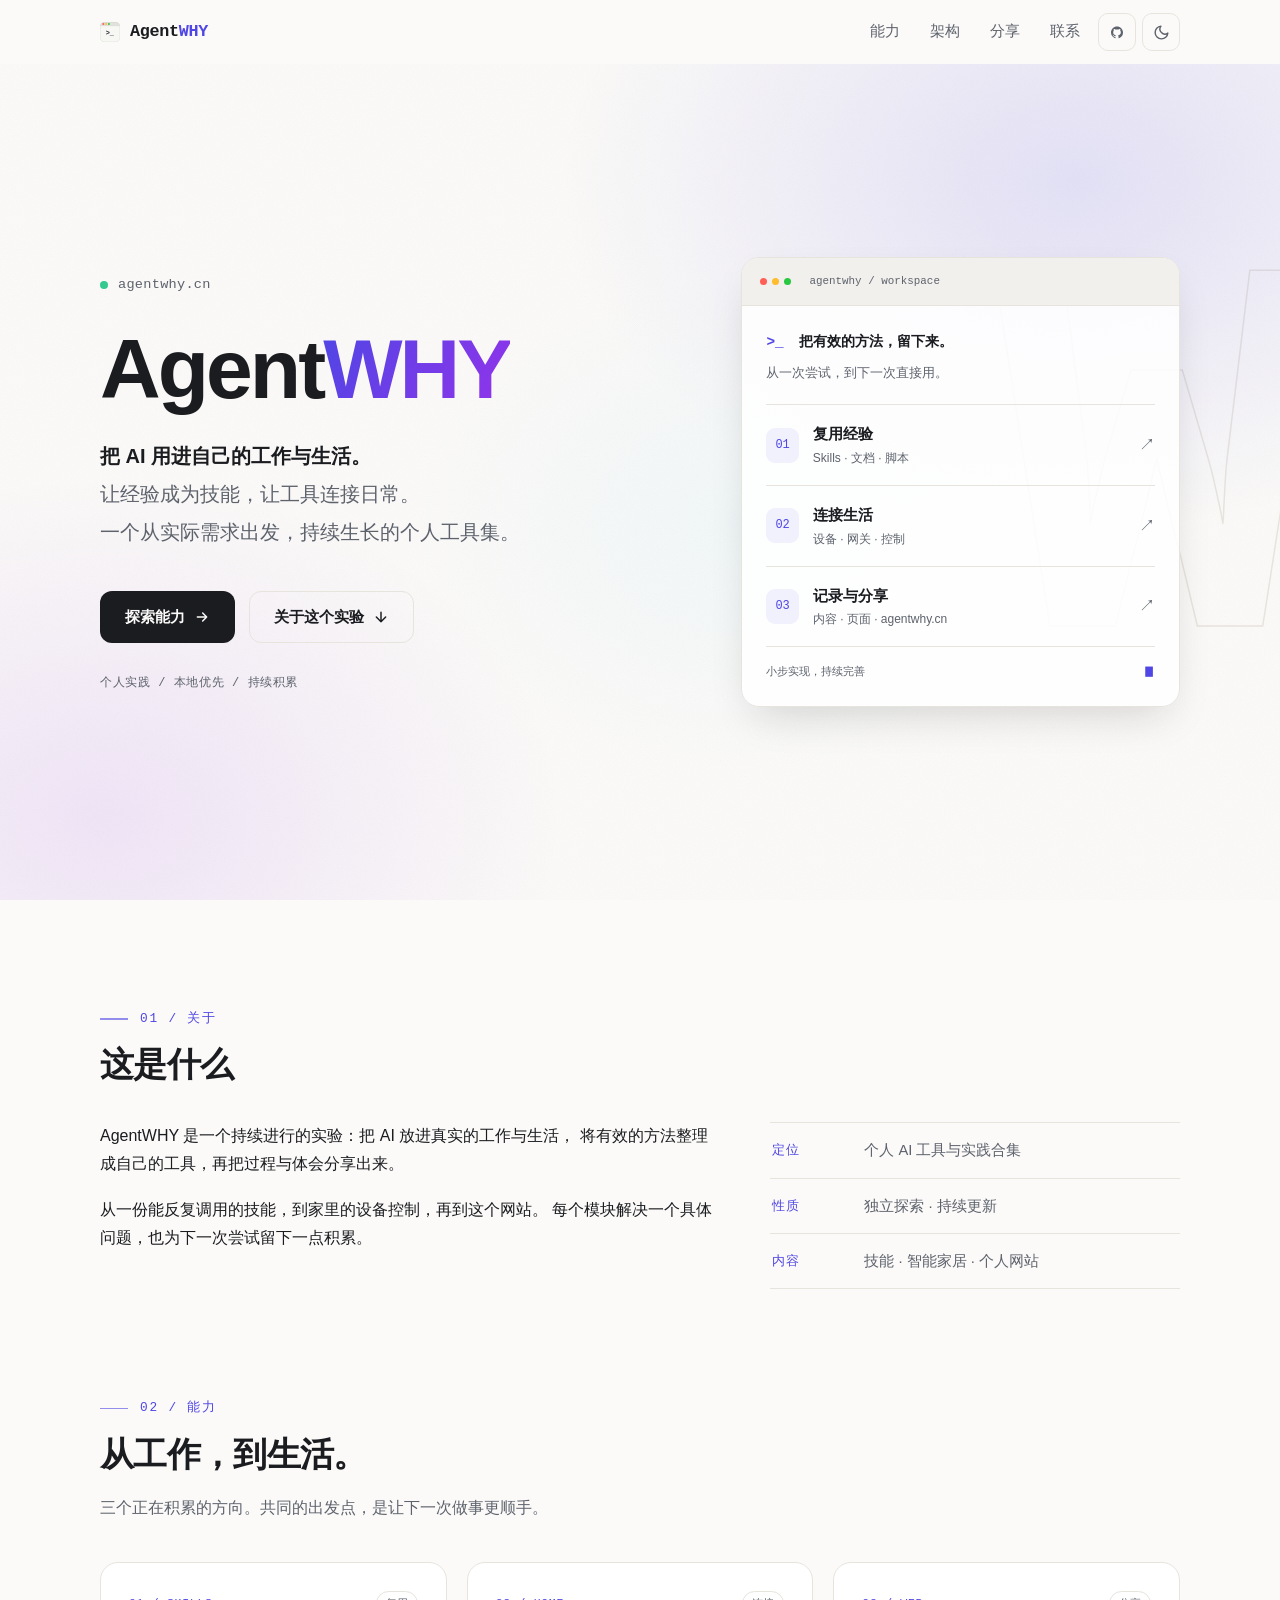
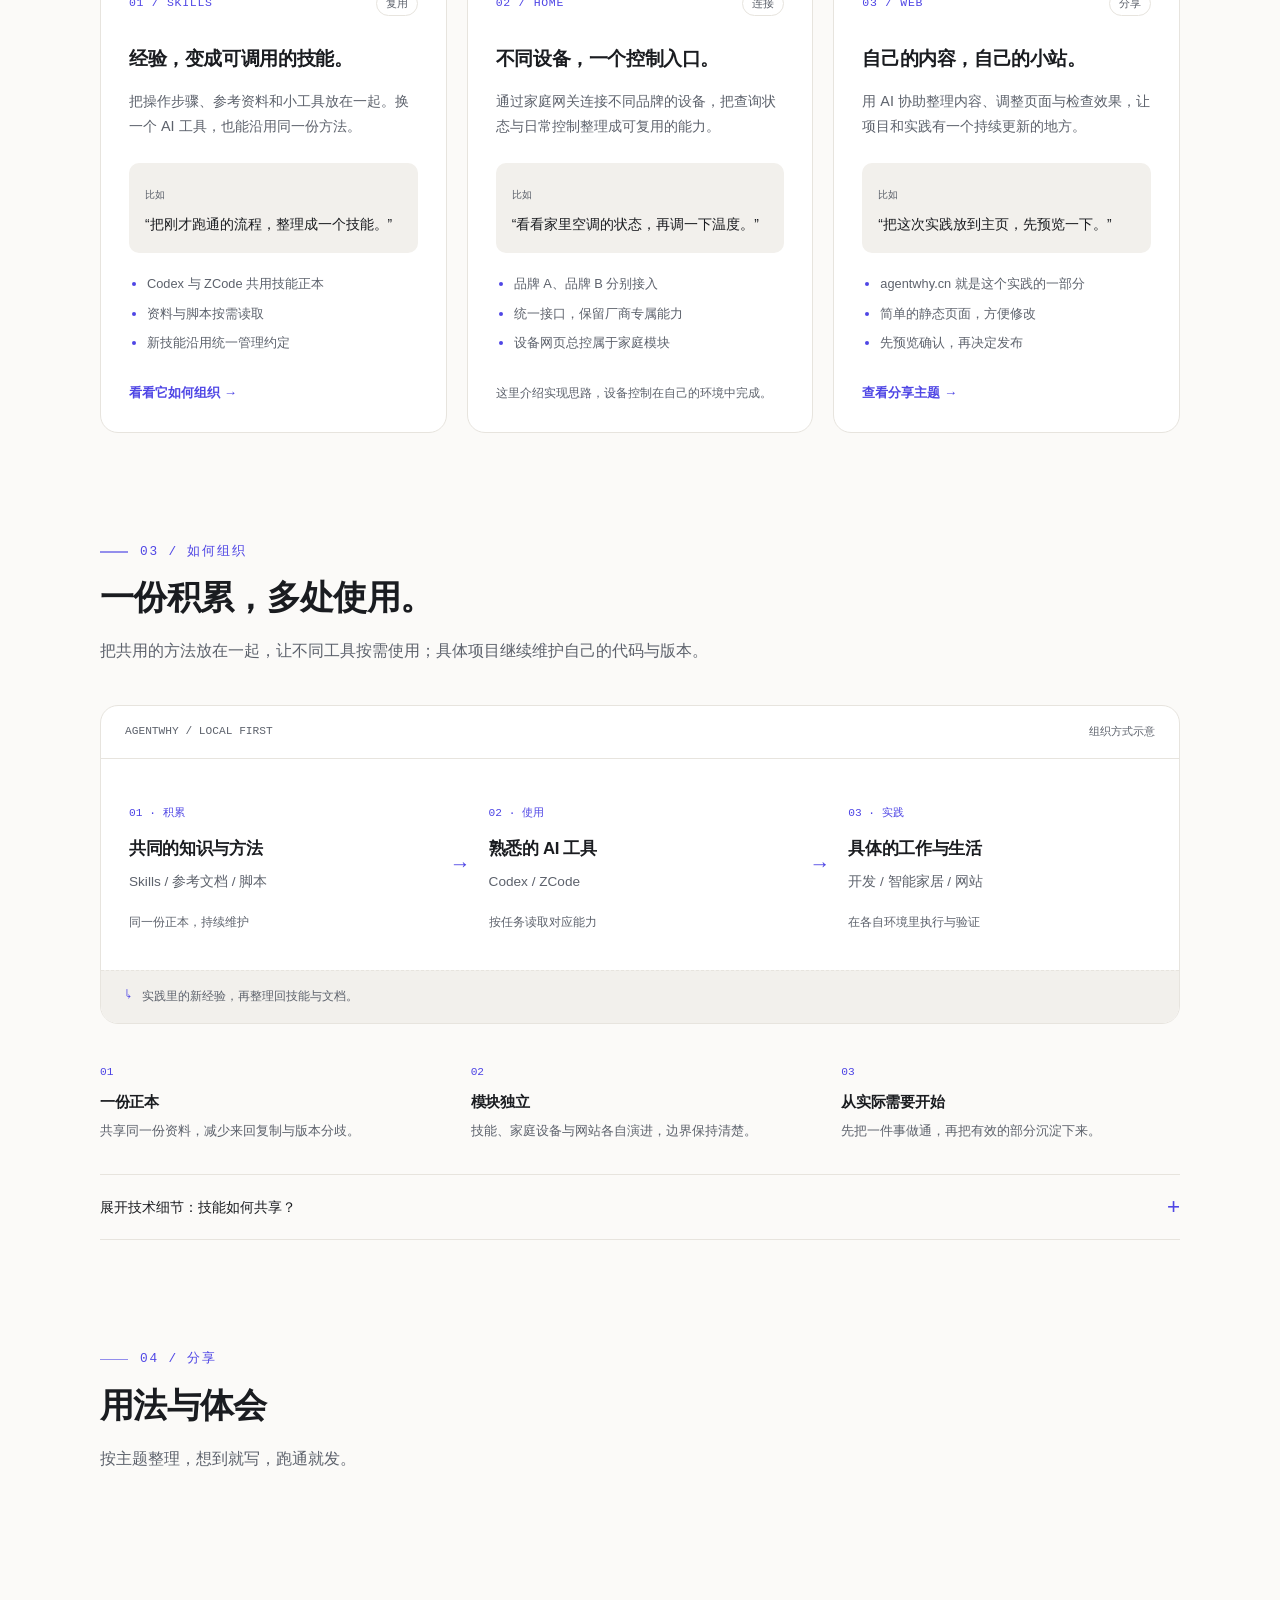
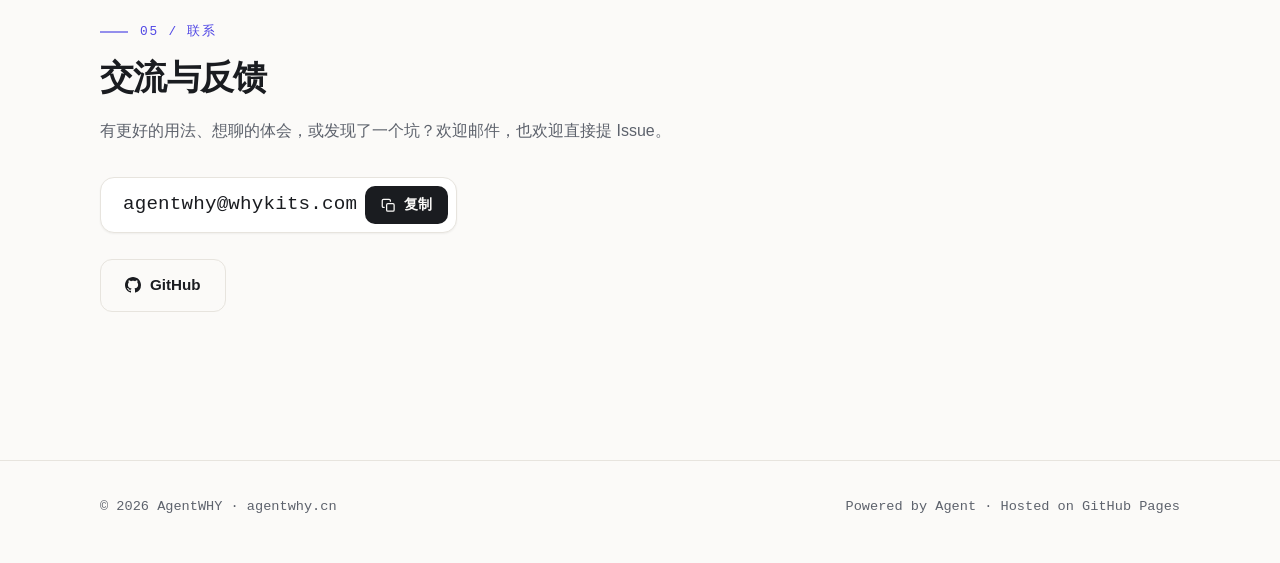
<file: index.html>
<!doctype html>
<html lang="zh-CN">
<head>
  <meta charset="utf-8">
  <meta name="viewport" content="width=device-width, initial-scale=1">

  <title>AgentWHY · 把 AI 用进工作与生活</title>
  <meta name="description" content="AgentWHY — 我的个人 AI 工具集。积累可复用技能、连接智能家居、维护个人网站，记录真实的实践与体会。">
  <meta name="author" content="whykits">

  <link rel="canonical" href="https://agentwhy.cn/">

  <!-- Open Graph / 分享卡片 -->
  <meta property="og:type" content="website">
  <meta property="og:site_name" content="AgentWHY">
  <meta property="og:title" content="AgentWHY · 把 AI 用进工作与生活">
  <meta property="og:description" content="积累技能、连接设备、维护网站，把有效的方法持续用起来。">
  <meta property="og:url" content="https://agentwhy.cn/">
  <meta property="og:locale" content="zh_CN">
  <meta property="og:image" content="https://agentwhy.cn/assets/img/og.png">
  <meta name="twitter:card" content="summary_large_image">
  <meta name="twitter:title" content="AgentWHY · 把 AI 用进工作与生活">
  <meta name="twitter:description" content="积累技能、连接设备、维护网站，把有效的方法持续用起来。">
  <meta name="twitter:image" content="https://agentwhy.cn/assets/img/og.png">

  <meta name="theme-color" content="#fbfaf8">

  <link rel="icon" type="image/svg+xml" href="assets/img/favicon.svg?v=2">
  <link rel="apple-touch-icon" href="assets/img/apple-touch-icon.png?v=2">

  <link rel="stylesheet" href="assets/css/style.css">

  <!-- 主题初始化（内联，避免闪烁） -->
  <script>
    (function () {
      var t = null;
      try { t = localStorage.getItem("theme"); } catch (e) {}
      if (t !== "light" && t !== "dark") {
        t = window.matchMedia("(prefers-color-scheme: dark)").matches
          ? "dark" : "light";
      }
      document.documentElement.dataset.theme = t;
    })();
  </script>
</head>

<body id="top">
  <a class="skip" href="#main">跳到主要内容</a>

  <!-- ================= 导航 ================= -->
  <header class="nav">
    <div class="container nav-inner">
      <a class="brand" href="#top" aria-label="AgentWHY 首页">
        <svg width="20" height="20" viewBox="0 0 64 64" aria-hidden="true" focusable="false">
          <defs>
            <clipPath id="navTwc"><rect width="64" height="64" rx="15"/></clipPath>
          </defs>
          <rect width="64" height="64" rx="15" style="fill:var(--icon-bg)"/>
          <g clip-path="url(#navTwc)">
            <rect width="64" height="12" style="fill:var(--icon-bar)"/>
            <line x1="0" y1="12" x2="64" y2="12" style="stroke:var(--icon-line)" stroke-width="1"/>
            <circle cx="10.5" cy="6" r="3.2" fill="#ff5f57"/>
            <circle cx="19.5" cy="6" r="3.2" fill="#febc2e"/>
            <circle cx="28.5" cy="6" r="3.2" fill="#28c840"/>
          </g>
          <text x="31.5" y="34" font-family="'SF Mono', Menlo, Consolas, monospace"
                font-size="22" font-weight="600" style="fill:var(--icon-prompt)"
                text-anchor="middle" dominant-baseline="central">&gt;_</text>
          <rect x="0.5" y="0.5" width="63" height="63" rx="14.5" style="fill:none;stroke:var(--icon-line)"/>
        </svg>
        <span>Agent<span class="why">WHY</span></span>
      </a>

      <nav class="nav-links" aria-label="主导航">
        <a href="#capabilities">能力</a>
        <a href="#architecture">架构</a>
        <a href="#share">分享</a>
        <a class="nav-contact" href="#contact">联系</a>

        <a class="icon-btn nav-gh" data-site="github" href="https://github.com/whykits/agentwhy" target="_blank"
           rel="noopener" aria-label="GitHub 仓库">
          <svg viewBox="0 0 16 16" fill="currentColor" aria-hidden="true" focusable="false">
            <path d="M8 0C3.58 0 0 3.58 0 8c0 3.54 2.29 6.53 5.47 7.59.4.07.55-.17.55-.38 0-.19-.01-.82-.01-1.49-2.01.37-2.53-.49-2.69-.94-.09-.23-.48-.94-.82-1.13-.28-.15-.68-.52-.01-.53.63-.01 1.08.58 1.23.82.72 1.21 1.87.87 2.33.66.07-.52.28-.87.51-1.07-1.78-.2-3.64-.89-3.64-3.95 0-.87.31-1.59.82-2.15-.08-.2-.36-1.02.08-2.12 0 0 .67-.21 2.2.82.64-.18 1.32-.27 2-.27s1.36.09 2 .27c1.53-1.04 2.2-.82 2.2-.82.44 1.1.16 1.92.08 2.12.51.56.82 1.27.82 2.15 0 3.07-1.87 3.75-3.65 3.95.29.25.54.73.54 1.48 0 1.07-.01 1.93-.01 2.2 0 .21.15.46.55.38A8.01 8.01 0 0 0 16 8c0-4.42-3.58-8-8-8z"/>
          </svg>
        </a>

        <button class="icon-btn" id="themeToggle" type="button" aria-label="切换深浅色主题">
          <svg class="icon-moon" viewBox="0 0 24 24" fill="none" stroke="currentColor"
               stroke-width="2" stroke-linecap="round" stroke-linejoin="round"
               aria-hidden="true" focusable="false">
            <path d="M21 12.79A9 9 0 1 1 11.21 3 7 7 0 0 0 21 12.79z"/>
          </svg>
          <svg class="icon-sun" viewBox="0 0 24 24" fill="none" stroke="currentColor"
               stroke-width="2" stroke-linecap="round" stroke-linejoin="round"
               aria-hidden="true" focusable="false">
            <circle cx="12" cy="12" r="5"/>
            <path d="M12 1v2M12 21v2M4.22 4.22l1.42 1.42M18.36 18.36l1.42 1.42M1 12h2M21 12h2M4.22 19.78l1.42-1.42M18.36 5.64l1.42-1.42"/>
          </svg>
        </button>
      </nav>
    </div>
  </header>

  <main id="main">
    <!-- ================= Hero ================= -->
    <section class="hero">
      <div class="hero-mark mono" aria-hidden="true">W</div>
      <div class="container">
        <div class="hero-layout">
        <div class="hero-inner">
          <p class="hero-eyebrow mono reveal">
            <span class="status-dot" aria-hidden="true"></span>agentwhy.cn
          </p>

          <h1 class="hero-title reveal d1">Agent<em>WHY</em></h1>

          <p class="hero-sub reveal d2">
            <strong>把 AI 用进自己的工作与生活。</strong><br>
            让经验成为技能，让工具连接日常。<br>
            一个从实际需求出发，持续生长的个人工具集。
          </p>

          <div class="hero-actions reveal d3">
            <a class="btn btn-primary" href="#capabilities">
              探索能力
              <svg viewBox="0 0 24 24" fill="none" stroke="currentColor" stroke-width="2.2"
                   stroke-linecap="round" stroke-linejoin="round" aria-hidden="true" focusable="false">
                <path d="M5 12h14M13 6l6 6-6 6"/>
              </svg>
            </a>
            <a class="btn btn-ghost" href="#about">
              关于这个实验
              <svg viewBox="0 0 24 24" fill="none" stroke="currentColor" stroke-width="2.2"
                   stroke-linecap="round" stroke-linejoin="round" aria-hidden="true" focusable="false">
                <path d="M12 5v14M5 12l7 7 7-7"/>
              </svg>
            </a>
          </div>
          <p class="hero-note mono">个人实践 / 本地优先 / 持续积累</p>
        </div>
        <aside class="hero-console reveal d2" aria-label="AgentWHY 能力目录示意">
          <div class="console-bar"><span class="console-dots" aria-hidden="true"><i></i><i></i><i></i></span><span class="mono">agentwhy / workspace</span></div>
          <div class="console-body">
            <p class="console-command mono"><span aria-hidden="true">&gt;_</span> 把有效的方法，留下来。</p>
            <p class="console-caption">从一次尝试，到下一次直接用。</p>
            <a class="console-row" href="#skill-capability"><span class="console-symbol mono" aria-hidden="true">01</span><span><strong>复用经验</strong><small>Skills · 文档 · 脚本</small></span><span class="console-arrow" aria-hidden="true">↗</span></a>
            <a class="console-row" href="#home-capability"><span class="console-symbol mono" aria-hidden="true">02</span><span><strong>连接生活</strong><small>设备 · 网关 · 控制</small></span><span class="console-arrow" aria-hidden="true">↗</span></a>
            <a class="console-row" href="#web-capability"><span class="console-symbol mono" aria-hidden="true">03</span><span><strong>记录与分享</strong><small>内容 · 页面 · agentwhy.cn</small></span><span class="console-arrow" aria-hidden="true">↗</span></a>
            <div class="console-foot mono"><span>小步实现，持续完善</span><span aria-hidden="true">▊</span></div>
          </div>
        </aside>
        </div>
      </div>
    </section>

    <!-- ================= 关于 ================= -->
    <section class="section" id="about">
      <div class="container">
        <p class="eyebrow mono reveal">01 / 关于</p>
        <h2 class="reveal">这是什么</h2>

        <!-- ✏️ 改文案：项目简介 -->
        <div class="about-grid">
          <div class="about-text reveal d1">
            <p class="lead">
              AgentWHY 是一个持续进行的实验：把 AI 放进真实的工作与生活，
              将有效的方法整理成自己的工具，再把过程与体会分享出来。
            </p>
            <p>
              从一份能反复调用的技能，到家里的设备控制，再到这个网站。
              每个模块解决一个具体问题，也为下一次尝试留下一点积累。
            </p>
          </div>

          <ul class="now-list reveal d2">
            <li>
              <span class="k mono">定位</span>
              <span class="v">个人 AI 工具与实践合集</span>
            </li>
            <li>
              <span class="k mono">性质</span>
              <span class="v">独立探索 · 持续更新</span>
            </li>
            <li>
              <span class="k mono">内容</span>
              <span class="v">技能 · 智能家居 · 个人网站</span>
            </li>
          </ul>
        </div>
      </div>
    </section>

    <!-- ================= 能力 ================= -->
    <section class="section" id="capabilities">
      <div class="container">
        <p class="eyebrow mono reveal">02 / 能力</p>
        <h2 class="reveal">从工作，到生活。</h2>
        <p class="lead reveal">三个正在积累的方向。共同的出发点，是让下一次做事更顺手。</p>
        <div class="capability-grid">
          <article class="capability reveal d1" id="skill-capability">
            <div class="capability-top"><span class="module-number mono">01 / SKILLS</span><span class="module-tag">复用</span></div>
            <h3>经验，变成可调用的技能。</h3>
            <p>把操作步骤、参考资料和小工具放在一起。换一个 AI 工具，也能沿用同一份方法。</p>
            <div class="capability-example"><span class="example-label mono">比如</span><p>“把刚才跑通的流程，整理成一个技能。”</p></div>
            <ul class="module-facts"><li>Codex 与 ZCode 共用技能正本</li><li>资料与脚本按需读取</li><li>新技能沿用统一管理约定</li></ul>
            <a class="text-link" href="#architecture">看看它如何组织 <span aria-hidden="true">→</span></a>
          </article>
          <article class="capability reveal d2" id="home-capability">
            <div class="capability-top"><span class="module-number mono">02 / HOME</span><span class="module-tag">连接</span></div>
            <h3>不同设备，一个控制入口。</h3>
            <p>通过家庭网关连接不同品牌的设备，把查询状态与日常控制整理成可复用的能力。</p>
            <div class="capability-example"><span class="example-label mono">比如</span><p>“看看家里空调的状态，再调一下温度。”</p></div>
            <ul class="module-facts"><li>品牌 A、品牌 B 分别接入</li><li>统一接口，保留厂商专属能力</li><li>设备网页总控属于家庭模块</li></ul>
            <p class="module-note">这里介绍实现思路，设备控制在自己的环境中完成。</p>
          </article>
          <article class="capability reveal d3" id="web-capability">
            <div class="capability-top"><span class="module-number mono">03 / WEB</span><span class="module-tag">分享</span></div>
            <h3>自己的内容，自己的小站。</h3>
            <p>用 AI 协助整理内容、调整页面与检查效果，让项目和实践有一个持续更新的地方。</p>
            <div class="capability-example"><span class="example-label mono">比如</span><p>“把这次实践放到主页，先预览一下。”</p></div>
            <ul class="module-facts"><li>agentwhy.cn 就是这个实践的一部分</li><li>简单的静态页面，方便修改</li><li>先预览确认，再决定发布</li></ul>
            <a class="text-link" href="#share">查看分享主题 <span aria-hidden="true">→</span></a>
          </article>
        </div>
      </div>
    </section>

    <!-- ================= 架构 ================= -->
    <section class="section" id="architecture">
      <div class="container">
        <p class="eyebrow mono reveal">03 / 如何组织</p>
        <h2 class="reveal">一份积累，多处使用。</h2>
        <p class="lead reveal">把共用的方法放在一起，让不同工具按需使用；具体项目继续维护自己的代码与版本。</p>
        <div class="architecture-board reveal">
          <div class="architecture-heading"><span class="mono">AGENTWHY / LOCAL FIRST</span><span>组织方式示意</span></div>
          <div class="architecture-flow">
            <div class="architecture-node"><span class="node-step mono">01 · 积累</span><h3>共同的知识与方法</h3><p>Skills / 参考文档 / 脚本</p><span class="node-caption">同一份正本，持续维护</span></div>
            <span class="flow-arrow" aria-hidden="true">→</span>
            <div class="architecture-node"><span class="node-step mono">02 · 使用</span><h3>熟悉的 AI 工具</h3><p>Codex / ZCode</p><span class="node-caption">按任务读取对应能力</span></div>
            <span class="flow-arrow" aria-hidden="true">→</span>
            <div class="architecture-node"><span class="node-step mono">03 · 实践</span><h3>具体的工作与生活</h3><p>开发 / 智能家居 / 网站</p><span class="node-caption">在各自环境里执行与验证</span></div>
          </div>
          <p class="architecture-return"><span aria-hidden="true">↳</span> 实践里的新经验，再整理回技能与文档。</p>
        </div>
        <div class="principles reveal">
          <div><span class="mono">01</span><h3>一份正本</h3><p>共享同一份资料，减少来回复制与版本分歧。</p></div>
          <div><span class="mono">02</span><h3>模块独立</h3><p>技能、家庭设备与网站各自演进，边界保持清楚。</p></div>
          <div><span class="mono">03</span><h3>从实际需要开始</h3><p>先把一件事做通，再把有效的部分沉淀下来。</p></div>
        </div>
        <details class="implementation reveal">
          <summary><span>展开技术细节：技能如何共享？</span><span class="detail-plus" aria-hidden="true">+</span></summary>
          <div class="implementation-body">
            <div><p>技能正本保存在本地的 <code>~/.agentwhy/skills/</code>。两个客户端通过软链接入，文件只维护一份。</p><p>项目专属的设计和脚本仍跟随项目代码。共享目录的 Git 版本管理是下一步整理项；软链本身不提供历史记录。</p></div>
            <pre aria-label="共享技能目录示意"><code>~/.agentwhy/
├── skills/           技能正本
│   └── 技能名/
│       └── SKILL.md
└── docs/             共用文档（按需）

Codex ──┐
        ├── 软链 ──→ 同一份技能
ZCode ──┘</code></pre>
          </div>
        </details>
      </div>
    </section>

    <!-- ================= 分享 ================= -->
    <section class="section" id="share">
      <div class="container">
        <p class="eyebrow mono reveal">04 / 分享</p>
        <h2 class="reveal">用法与体会</h2>
        <p class="lead reveal">按主题整理，想到就写，跑通就发。</p>

        <!-- 分享卡片由 content.js 自动渲染，加内容改 content.js 即可 -->
        <div class="cards" id="cards"></div>
        <noscript>
          <p class="lead">分享内容请见
            <a href="https://github.com/whykits/agentwhy" target="_blank" rel="noopener">GitHub 仓库</a>。
          </p>
        </noscript>
      </div>
    </section>

    <!-- ================= 联系 ================= -->
    <section class="section" id="contact">
      <div class="container">
        <p class="eyebrow mono reveal">05 / 联系</p>
        <h2 class="reveal">交流与反馈</h2>
        <p class="lead reveal">
          有更好的用法、想聊的体会，或发现了一个坑？欢迎邮件，也欢迎直接提 Issue。
        </p>

        <div class="email-box reveal d1">
          <span class="addr mono" data-site="email-text">agentwhy@whykits.com</span>
          <button class="copy-btn" id="copyEmail" type="button" data-email="agentwhy@whykits.com">
            <svg class="i-copy" viewBox="0 0 24 24" fill="none" stroke="currentColor"
                 stroke-width="2" stroke-linecap="round" stroke-linejoin="round"
                 aria-hidden="true" focusable="false">
              <rect x="9" y="9" width="12" height="12" rx="2"/>
              <path d="M5 15H4a2 2 0 0 1-2-2V4a2 2 0 0 1 2-2h9a2 2 0 0 1 2 2v1"/>
            </svg>
            <svg class="i-check" viewBox="0 0 24 24" fill="none" stroke="currentColor"
                 stroke-width="2.5" stroke-linecap="round" stroke-linejoin="round"
                 aria-hidden="true" focusable="false">
              <path d="M20 6L9 17l-5-5"/>
            </svg>
            <span class="copy-label">复制</span>
          </button>
        </div>

        <div class="contact-links reveal d2">
          <a class="btn btn-ghost" data-site="github" href="https://github.com/whykits/agentwhy" target="_blank" rel="noopener">
            <svg viewBox="0 0 16 16" fill="currentColor" aria-hidden="true" focusable="false">
              <path d="M8 0C3.58 0 0 3.58 0 8c0 3.54 2.29 6.53 5.47 7.59.4.07.55-.17.55-.38 0-.19-.01-.82-.01-1.49-2.01.37-2.53-.49-2.69-.94-.09-.23-.48-.94-.82-1.13-.28-.15-.68-.52-.01-.53.63-.01 1.08.58 1.23.82.72 1.21 1.87.87 2.33.66.07-.52.28-.87.51-1.07-1.78-.2-3.64-.89-3.64-3.95 0-.87.31-1.59.82-2.15-.08-.2-.36-1.02.08-2.12 0 0 .67-.21 2.2.82.64-.18 1.32-.27 2-.27s1.36.09 2 .27c1.53-1.04 2.2-.82 2.2-.82.44 1.1.16 1.92.08 2.12.51.56.82 1.27.82 2.15 0 3.07-1.87 3.75-3.65 3.95.29.25.54.73.54 1.48 0 1.07-.01 1.93-.01 2.2 0 .21.15.46.55.38A8.01 8.01 0 0 0 16 8c0-4.42-3.58-8-8-8z"/>
            </svg>
            GitHub
          </a>
        </div>
      </div>
    </section>
  </main>

  <!-- ================= 页脚 ================= -->
  <footer class="footer">
    <div class="container footer-inner mono">
      <span>© <span id="year">2026</span> AgentWHY · agentwhy.cn</span>
      <span>Powered by Agent · Hosted on <a href="https://pages.github.com/" target="_blank"
            rel="noopener">GitHub Pages</a></span>
    </div>
  </footer>

  <script src="content.js"></script>
  <script src="assets/js/main.js"></script>
</body>
</html>
</file>
<file: assets/css/style.css>
/* ============================================================
   Agent WHY · agentwhy.cn
   简约大方 · 纯静态 · 无依赖
   ============================================================ */

/* ---------- 主题变量 ---------- */
:root {
  color-scheme: light;

  --bg: #fbfaf8;
  --bg-soft: #f2f0ec;
  --card: #ffffff;
  --text: #1a1c20;
  --text-2: #5d626c;
  --line: #e7e4de;

  --accent: #4f46e5;
  --accent-2: #9333ea;
  --grad: linear-gradient(120deg, var(--accent), var(--accent-2));

  --btn-inverse-bg: #1a1c20;
  --btn-inverse-fg: #fbfaf8;

  /* 导航终端图标（跟随明暗主题） */
  --icon-bg: #f7f7f4;
  --icon-bar: #e2e2dd;
  --icon-line: #c8c8c2;
  --icon-prompt: #26282d;

  --shadow-rest: 0 1px 2px rgba(23, 22, 20, 0.05);
  --shadow-lift: 0 18px 44px -14px rgba(23, 22, 20, 0.18);
}

[data-theme="dark"] {
  color-scheme: dark;

  --bg: #0f1013;
  --bg-soft: #17181d;
  --card: #14161a;
  --text: #eceded;
  --text-2: #9aa0ab;
  --line: #26282f;

  --accent: #818cf8;
  --accent-2: #c084fc;

  --btn-inverse-bg: #eceded;
  --btn-inverse-fg: #0f1013;

  /* 导航终端图标（跟随明暗主题） */
  --icon-bg: #26282d;
  --icon-bar: #3c3f46;
  --icon-line: #4a4d55;
  --icon-prompt: #e8eaf0;

  --shadow-rest: 0 1px 2px rgba(0, 0, 0, 0.3);
  --shadow-lift: 0 18px 44px -14px rgba(0, 0, 0, 0.55);
}

/* ---------- 基础 ---------- */
*,
*::before,
*::after { box-sizing: border-box; }

html {
  scroll-behavior: smooth;
  scroll-padding-top: 88px;
}

body {
  margin: 0;
  font-family: -apple-system, BlinkMacSystemFont, "Segoe UI", Roboto,
    "Helvetica Neue", Arial, "PingFang SC", "Hiragino Sans GB",
    "Microsoft YaHei", sans-serif;
  font-size: 16px;
  line-height: 1.75;
  background: var(--bg);
  color: var(--text);
  -webkit-font-smoothing: antialiased;
  text-rendering: optimizeLegibility;
  transition: background-color 0.35s ease, color 0.35s ease;
}

::selection { background: var(--accent); color: #fff; }

img, svg { display: inline-block; vertical-align: middle; }
a { color: inherit; text-decoration: none; }

h1, h2, h3 {
  margin: 0;
  font-weight: 700;
  letter-spacing: -0.02em;
  line-height: 1.25;
}

p { margin: 0; }

.mono {
  font-family: ui-monospace, SFMono-Regular, "SF Mono", Menlo, Consolas,
    "Liberation Mono", monospace;
}

.container {
  width: min(100% - 48px, 1080px);
  margin-inline: auto;
}

:focus-visible {
  outline: 2px solid var(--accent);
  outline-offset: 3px;
  border-radius: 6px;
}

/* 跳转链接（无障碍） */
.skip {
  position: fixed;
  top: -64px;
  left: 16px;
  z-index: 100;
  padding: 10px 18px;
  background: var(--accent);
  color: #fff;
  border-radius: 10px;
  font-size: 0.9rem;
  transition: top 0.25s ease;
}
.skip:focus { top: 12px; }

/* ---------- 顶部导航 ---------- */
.nav {
  position: fixed;
  inset: 0 0 auto 0;
  z-index: 50;
  height: 64px;
  transition: background-color 0.3s ease, border-color 0.3s ease,
    backdrop-filter 0.3s ease;
  border-bottom: 1px solid transparent;
}

.nav.scrolled {
  background: color-mix(in srgb, var(--bg) 82%, transparent);
  -webkit-backdrop-filter: saturate(1.6) blur(14px);
  backdrop-filter: saturate(1.6) blur(14px);
  border-bottom-color: var(--line);
}

.nav-inner {
  height: 64px;
  display: flex;
  align-items: center;
  justify-content: space-between;
  gap: 16px;
}

.brand {
  display: inline-flex;
  align-items: center;
  gap: 10px;
  font-family: ui-monospace, SFMono-Regular, "SF Mono", Menlo, Consolas,
    monospace;
  font-size: 1.05rem;
  font-weight: 700;
  letter-spacing: -0.02em;
  white-space: nowrap;
}
.brand .why { color: var(--accent); }

.nav-links {
  display: flex;
  align-items: center;
  gap: 6px;
  font-size: 0.92rem;
}

.nav-links a {
  padding: 8px 12px;
  border-radius: 10px;
  color: var(--text-2);
  white-space: nowrap;
  transition: color 0.2s ease, background-color 0.2s ease;
}
.nav-links a:hover { color: var(--text); background: var(--bg-soft); }

.icon-btn {
  display: inline-flex;
  align-items: center;
  justify-content: center;
  width: 38px;
  height: 38px;
  border: 1px solid var(--line);
  border-radius: 10px;
  background: transparent;
  color: var(--text-2);
  cursor: pointer;
  transition: color 0.2s ease, border-color 0.2s ease,
    background-color 0.2s ease, transform 0.2s ease;
}
.icon-btn:hover {
  color: var(--text);
  border-color: var(--text-2);
  background: var(--bg-soft);
  transform: translateY(-1px);
}
.icon-btn svg { width: 17px; height: 17px; }

/* 主题图标随模式切换 */
[data-theme="light"] .icon-sun { display: none; }
[data-theme="dark"] .icon-moon { display: none; }

/* ---------- Hero ---------- */
.hero {
  position: relative;
  min-height: calc(100svh - 64px);
  margin-top: 64px;
  display: flex;
  align-items: center;
  overflow: hidden;
}

/* 噪点颗粒（胶片质感，配合极光） */
.hero::before {
  content: "";
  position: absolute;
  inset: 0;
  background-image: url("data:image/svg+xml;utf8,<svg xmlns='http://www.w3.org/2000/svg' width='160' height='160'><filter id='n'><feTurbulence type='fractalNoise' baseFrequency='0.9' numOctaves='2'/><feColorMatrix type='saturate' values='0'/></filter><rect width='100%25' height='100%25' filter='url(%23n)' opacity='0.05'/></svg>");
  pointer-events: none;
}

/* 极光渐变（品牌色光斑） */
.hero::after {
  content: "";
  position: absolute;
  inset: 0;
  background:
    radial-gradient(760px 520px at 84% 14%, rgba(79, 70, 229, 0.14), transparent 68%),
    radial-gradient(680px 500px at 8% 90%, rgba(147, 51, 234, 0.11), transparent 68%),
    radial-gradient(480px 360px at 58% 55%, rgba(56, 189, 248, 0.05), transparent 70%);
  pointer-events: none;
}

[data-theme="dark"] .hero::after {
  background:
    radial-gradient(760px 520px at 84% 14%, rgba(129, 140, 248, 0.17), transparent 68%),
    radial-gradient(680px 500px at 8% 90%, rgba(192, 132, 252, 0.12), transparent 68%),
    radial-gradient(480px 360px at 58% 55%, rgba(56, 189, 248, 0.06), transparent 70%);
}

.hero-inner {
  position: relative;
  z-index: 1;
  max-width: 780px;
  padding: 96px 0 112px;
}

/* 巨型问号水印 */
.hero-mark {
  position: absolute;
  right: -3vw;
  top: 50%;
  transform: translateY(-50%);
  z-index: 0;
  font-size: min(44vw, 540px);
  font-weight: 800;
  line-height: 1;
  color: transparent;
  -webkit-text-stroke: 1.5px var(--line);
  user-select: none;
  pointer-events: none;
  animation: float 10s ease-in-out infinite;
}
@supports not (-webkit-text-stroke: 1px black) {
  .hero-mark { color: var(--bg-soft); }
}

@keyframes float {
  0%, 100% { transform: translateY(-50%); }
  50% { transform: translateY(calc(-50% - 18px)); }
}

.hero-eyebrow {
  display: inline-flex;
  align-items: center;
  gap: 10px;
  font-size: 0.85rem;
  color: var(--text-2);
  letter-spacing: 0.02em;
}

.status-dot {
  width: 8px;
  height: 8px;
  border-radius: 50%;
  background: #34c98e;
  box-shadow: 0 0 0 0 rgba(52, 201, 142, 0.5);
  animation: pulse 2.4s ease-out infinite;
}
@keyframes pulse {
  0% { box-shadow: 0 0 0 0 rgba(52, 201, 142, 0.45); }
  70% { box-shadow: 0 0 0 10px rgba(52, 201, 142, 0); }
  100% { box-shadow: 0 0 0 0 rgba(52, 201, 142, 0); }
}

.hero-title {
  margin: 26px 0 22px;
  font-size: clamp(3rem, 8.5vw, 5.25rem);
  font-weight: 800;
  letter-spacing: -0.035em;
  line-height: 1.08;
}

.hero-title em {
  font-style: normal;
  background: var(--grad);
  -webkit-background-clip: text;
  background-clip: text;
  color: transparent;
}

.hero-sub {
  max-width: 560px;
  font-size: clamp(1.05rem, 2.2vw, 1.25rem);
  color: var(--text-2);
  line-height: 1.9;
}

.hero-actions {
  display: flex;
  flex-wrap: wrap;
  gap: 14px;
  margin-top: 40px;
}

/* ---------- 按钮 ---------- */
.btn {
  display: inline-flex;
  align-items: center;
  gap: 9px;
  padding: 12px 24px;
  border-radius: 12px;
  border: 1px solid transparent;
  font-size: 0.95rem;
  font-weight: 600;
  cursor: pointer;
  transition: transform 0.2s ease, box-shadow 0.2s ease,
    border-color 0.2s ease, background-color 0.2s ease, color 0.2s ease;
}
.btn svg { width: 16px; height: 16px; }

.btn-primary {
  background: var(--btn-inverse-bg);
  color: var(--btn-inverse-fg);
}
.btn-primary:hover {
  transform: translateY(-2px);
  box-shadow: var(--shadow-lift);
}

.btn-ghost {
  border-color: var(--line);
  color: var(--text);
  background: transparent;
}
.btn-ghost:hover {
  transform: translateY(-2px);
  border-color: var(--text-2);
  background: var(--bg-soft);
}

/* ---------- 区块通用 ---------- */
.section { padding: 108px 0 0; }
.section:last-of-type { padding-bottom: 40px; }

.eyebrow {
  display: flex;
  align-items: center;
  gap: 12px;
  font-size: 0.8rem;
  letter-spacing: 0.14em;
  color: var(--accent);
  text-transform: uppercase;
}
.eyebrow::before {
  content: "";
  width: 28px;
  height: 1.5px;
  background: currentColor;
  opacity: 0.6;
}

.section h2 {
  margin: 14px 0 18px;
  font-size: clamp(1.65rem, 3.4vw, 2.1rem);
  font-weight: 750;
}

.section .lead {
  max-width: 640px;
  color: var(--text-2);
}

/* ---------- 关于 ---------- */
.about-grid {
  display: grid;
  grid-template-columns: 1.5fr 1fr;
  gap: 56px;
  margin-top: 36px;
  align-items: start;
}

.about-text p + p { margin-top: 18px; }
.about-text .lead { color: var(--text); }
.about-text a {
  color: var(--accent);
  text-decoration: underline;
  text-decoration-thickness: 1px;
  text-underline-offset: 3px;
  transition: opacity 0.2s ease;
}
.about-text a:hover { opacity: 0.75; }

/* 「现在」清单 */
.now-list {
  list-style: none;
  margin: 0;
  padding: 0;
  border-top: 1px solid var(--line);
  font-size: 0.92rem;
}
.now-list li {
  display: flex;
  gap: 16px;
  padding: 15px 2px;
  border-bottom: 1px solid var(--line);
  line-height: 1.65;
}
.now-list .k {
  flex: none;
  width: 76px;
  color: var(--accent);
  font-size: 0.8rem;
  letter-spacing: 0.04em;
  padding-top: 2px;
}
.now-list .v { color: var(--text-2); }

/* ---------- 项目卡片 ---------- */
.cards {
  display: grid;
  grid-template-columns: repeat(auto-fit, minmax(260px, 1fr));
  gap: 18px;
  margin-top: 40px;
}

.card {
  display: flex;
  flex-direction: column;
  gap: 12px;
  padding: 26px 26px 22px;
  background: var(--card);
  border: 1px solid var(--line);
  border-radius: 18px;
  box-shadow: var(--shadow-rest);
  transition: transform 0.25s ease, box-shadow 0.25s ease,
    border-color 0.25s ease, background-color 0.35s ease;
}

.card:hover {
  transform: translateY(-4px);
  box-shadow: var(--shadow-lift);
  border-color: color-mix(in srgb, var(--accent) 32%, var(--line));
}

.card-top {
  display: flex;
  align-items: center;
  justify-content: space-between;
  gap: 12px;
}

.card h3 { font-size: 1.12rem; font-weight: 700; }

.card-arrow {
  color: var(--text-2);
  transition: transform 0.25s ease, color 0.25s ease;
}
.card:hover .card-arrow {
  transform: translate(3px, -3px);
  color: var(--accent);
}

.card p {
  color: var(--text-2);
  font-size: 0.93rem;
  line-height: 1.75;
  flex: 1;
}

.tags {
  display: flex;
  flex-wrap: wrap;
  gap: 8px;
  list-style: none;
  margin: 4px 0 0;
  padding: 0;
}
.tags li {
  padding: 3px 11px;
  border: 1px solid var(--line);
  border-radius: 999px;
  font-size: 0.72rem;
  color: var(--text-2);
  letter-spacing: 0.02em;
}

/* ---------- 联系 ---------- */
.email-box {
  display: inline-flex;
  align-items: center;
  gap: 8px;
  margin-top: 32px;
  padding: 8px 8px 8px 22px;
  border: 1px solid var(--line);
  border-radius: 14px;
  background: var(--card);
  box-shadow: var(--shadow-rest);
  flex-wrap: wrap;
}

.email-box .addr {
  font-size: clamp(1rem, 2.6vw, 1.2rem);
  letter-spacing: 0.01em;
}

.copy-btn {
  display: inline-flex;
  align-items: center;
  gap: 8px;
  padding: 10px 16px;
  border: none;
  border-radius: 10px;
  background: var(--btn-inverse-bg);
  color: var(--btn-inverse-fg);
  font-size: 0.85rem;
  font-weight: 600;
  cursor: pointer;
  transition: transform 0.2s ease, box-shadow 0.2s ease, opacity 0.2s ease;
}
.copy-btn:hover { transform: translateY(-1px); box-shadow: var(--shadow-lift); }
.copy-btn.copied { background: #1f9d70; color: #fff; }
.copy-btn svg { width: 15px; height: 15px; }
.copy-btn .i-check { display: none; }
.copy-btn.copied .i-copy { display: none; }
.copy-btn.copied .i-check { display: inline-block; }

.contact-links {
  display: flex;
  flex-wrap: wrap;
  gap: 14px;
  margin-top: 26px;
}

/* ---------- 页脚 ---------- */
.footer {
  margin-top: 108px;
  border-top: 1px solid var(--line);
  padding: 34px 0 44px;
}
.footer-inner {
  display: flex;
  flex-wrap: wrap;
  justify-content: space-between;
  gap: 10px;
  font-size: 0.85rem;
  color: var(--text-2);
}
.footer a:hover { color: var(--text); }

/* ---------- 入场动画 ---------- */
.reveal {
  opacity: 0;
  transform: translateY(26px);
  transition: opacity 0.7s cubic-bezier(0.2, 0.6, 0.2, 1),
    transform 0.7s cubic-bezier(0.2, 0.6, 0.2, 1);
}
.reveal.in { opacity: 1; transform: none; }
.reveal.d1 { transition-delay: 0.08s; }
.reveal.d2 { transition-delay: 0.16s; }
.reveal.d3 { transition-delay: 0.24s; }

/* ---------- 能力合集 ---------- */
.hero-layout { display: grid; grid-template-columns: 1.15fr 0.85fr; align-items: center; gap: 48px; }
.hero-layout .hero-inner { padding: 100px 0; }
.hero-sub strong { color: var(--text); font-weight: 600; }
.hero-note { margin-top: 30px; color: var(--text-2); font-size: 0.75rem; letter-spacing: 0.05em; }
.hero-console { position: relative; z-index: 1; min-width: 0; border: 1px solid var(--line); border-radius: 18px; background: color-mix(in srgb, var(--card) 88%, transparent); box-shadow: var(--shadow-lift); overflow: hidden; }
.console-bar { display: flex; align-items: center; gap: 18px; padding: 14px 18px; border-bottom: 1px solid var(--line); background: var(--bg-soft); font-size: 0.68rem; color: var(--text-2); }
.console-dots { display: flex; gap: 5px; }
.console-dots i { height: 7px; width: 7px; border-radius: 50%; background: #ff5f57; }
.console-dots i:nth-child(2) { background: #febc2e; }
.console-dots i:nth-child(3) { background: #28c840; }
.console-body { padding: 24px; }
.console-command { font-size: 0.9rem; font-weight: 600; }
.console-command > span { color: var(--accent); margin-right: 7px; }
.console-caption { color: var(--text-2); font-size: 0.8rem; margin: 7px 0 20px; }
.console-row { display: flex; align-items: center; gap: 14px; padding: 16px 0; border-top: 1px solid var(--line); }
.console-row strong { display: block; font-size: 0.95rem; font-weight: 600; }
.console-row small { display: block; font-size: 0.75rem; color: var(--text-2); }
.console-symbol { padding: 7px 9px; border-radius: 9px; color: var(--accent); background: color-mix(in srgb, var(--accent) 8%, var(--card)); font-size: 0.75rem; }
.console-arrow { margin-left: auto; color: var(--text-2); }
.console-row:hover strong, .console-row:hover .console-arrow { color: var(--accent); }
.console-foot { display: flex; justify-content: space-between; padding-top: 16px; border-top: 1px solid var(--line); font-size: 0.68rem; color: var(--text-2); }
.console-foot > span:last-child { color: var(--accent); }
.capability-grid { display: grid; grid-template-columns: repeat(3, minmax(0, 1fr)); gap: 20px; margin-top: 40px; }
.capability { display: flex; flex-direction: column; padding: 28px; border: 1px solid var(--line); border-radius: 18px; background: var(--card); scroll-margin-top: 90px; }
.capability-top { display: flex; align-items: center; justify-content: space-between; gap: 10px; margin-bottom: 28px; }
.module-number { font-size: 0.72rem; letter-spacing: 0.06em; color: var(--accent); }
.module-tag { border: 1px solid var(--line); padding: 2px 9px; border-radius: 99px; font-size: 0.7rem; color: var(--text-2); }
.capability h3 { font-size: 1.2rem; line-height: 1.6; margin-bottom: 14px; }
.capability > p { color: var(--text-2); font-size: 0.9rem; }
.capability-example { margin: 24px 0 20px; padding: 16px; background: var(--bg-soft); border-radius: 10px; }
.example-label { font-size: 0.65rem; color: var(--text-2); }
.capability-example p { font-size: 0.86rem; margin-top: 6px; }
.module-facts { padding-left: 18px; margin: 0 0 26px; color: var(--text-2); font-size: 0.8rem; }
.module-facts li + li { margin-top: 7px; }
.module-facts li::marker { color: var(--accent); }
.text-link { color: var(--accent); font-size: 0.83rem; font-weight: 600; margin-top: auto; }
.text-link:hover { text-decoration: underline; text-underline-offset: 4px; }
.capability .module-note { margin-top: auto; font-size: 0.73rem; }
.architecture-board { margin-top: 40px; border: 1px solid var(--line); border-radius: 18px; overflow: hidden; background: var(--card); }
.architecture-heading { display: flex; justify-content: space-between; gap: 12px; padding: 16px 24px; border-bottom: 1px solid var(--line); color: var(--text-2); font-size: 0.7rem; }
.architecture-flow { display: grid; grid-template-columns: 1fr auto 1fr auto 1fr; align-items: center; padding: 38px 28px; gap: 18px; }
.architecture-node { min-width: 0; }
.node-step { color: var(--accent); font-size: 0.7rem; }
.architecture-node h3 { font-size: 1.05rem; margin: 14px 0 10px; }
.architecture-node p { color: var(--text-2); font-size: 0.85rem; }
.node-caption { display: block; color: var(--text-2); font-size: 0.72rem; margin-top: 18px; }
.flow-arrow { font-size: 1.3rem; color: var(--accent); }
.architecture-return { padding: 15px 24px; border-top: 1px dashed var(--line); font-size: 0.78rem; color: var(--text-2); background: var(--bg-soft); }
.architecture-return span { color: var(--accent); margin-right: 8px; }
.principles { display: grid; grid-template-columns: repeat(3, minmax(0, 1fr)); gap: 32px; margin: 32px 0; }
.principles .mono { color: var(--accent); font-size: 0.7rem; }
.principles h3 { margin: 8px 0; font-size: 0.95rem; }
.principles p { font-size: 0.83rem; color: var(--text-2); }
.implementation { border-block: 1px solid var(--line); }
.implementation summary { display: flex; align-items: center; justify-content: space-between; gap: 16px; padding: 20px 0; font-size: 0.88rem; cursor: pointer; list-style: none; }
.implementation summary::-webkit-details-marker { display: none; }
.detail-plus { color: var(--accent); font-size: 1.4rem; line-height: 1; }
.implementation[open] .detail-plus { transform: rotate(45deg); }
.implementation-body { display: grid; grid-template-columns: 1fr 1fr; gap: 40px; padding: 6px 0 28px; }
.implementation-body p { font-size: 0.85rem; color: var(--text-2); }
.implementation-body p + p { margin-top: 14px; }
.implementation-body pre { margin: 0; padding: 20px; overflow-x: auto; background: var(--bg-soft); border-radius: 12px; font-size: 0.73rem; line-height: 1.8; }
.implementation-body > div { min-width: 0; }
.implementation-body p code { overflow-wrap: anywhere; color: var(--accent); }

@media (max-width: 1000px) {
  .hero-layout { gap: 30px; }
  .hero-title { font-size: clamp(3rem, 7.5vw, 5.25rem); }
  .capability { padding: 22px; }
}
@media (max-width: 820px) {
  .hero-layout { grid-template-columns: 1fr; gap: 0; padding-bottom: 52px; }
  .hero-layout .hero-inner { padding: 64px 0 40px; }
  .hero-console { width: 100%; max-width: 520px; }
  .capability-grid { grid-template-columns: 1fr; }
  .architecture-flow { gap: 12px; padding: 30px 22px; }
  .architecture-node h3 { font-size: 0.95rem; }
  .nav-contact { display: none; }
}
@media (max-width: 600px) {
  .hero-title { font-size: clamp(2.8rem, 11vw, 4rem); }
  .hero-layout .hero-inner { padding-top: 50px; }
  .hero-sub { font-size: 0.97rem; }
  .hero-actions { margin-top: 28px; gap: 10px; }
  .hero-actions .btn { padding: 11px 17px; font-size: 0.85rem; }
  .console-body { padding: 20px; }
  .architecture-flow { grid-template-columns: 1fr; gap: 18px; }
  .flow-arrow { transform: rotate(90deg); justify-self: start; }
  .node-caption { margin-top: 8px; }
  .architecture-heading { padding-inline: 18px; font-size: 0.6rem; }
  .principles { grid-template-columns: 1fr; gap: 20px; }
  .implementation-body { grid-template-columns: 1fr; gap: 20px; }
  .implementation summary { font-size: 0.8rem; }
}
@media (max-width: 370px) {
  .nav-inner { gap: 6px; }
  .nav-links { gap: 0; }
  .nav-links a { padding-inline: 5px; }
  .brand { gap: 5px; font-size: 0.85rem; }
}

/* ---------- 404 ---------- */
.page-404 {
  min-height: 100svh;
  display: flex;
  align-items: center;
  justify-content: center;
  text-align: center;
  padding: 120px 24px 60px;
}
.page-404 .code {
  font-size: clamp(4.5rem, 14vw, 7rem);
  font-weight: 800;
  letter-spacing: -0.04em;
  background: var(--grad);
  -webkit-background-clip: text;
  background-clip: text;
  color: transparent;
  line-height: 1.1;
}
.page-404 h1 { margin: 10px 0 14px; font-size: 1.5rem; }
.page-404 p { color: var(--text-2); margin-bottom: 30px; }

/* ---------- 响应式 ---------- */
@media (max-width: 820px) {
  .about-grid { grid-template-columns: 1fr; gap: 36px; }
  .hero-mark { font-size: 62vw; right: -12vw; opacity: 0.75; }
}

@media (max-width: 600px) {
  .container { width: min(100% - 40px, 1080px); }
  .brand { font-size: 0.95rem; gap: 8px; }
  .brand svg { width: 18px; height: 18px; }
  .nav-links { font-size: 0.85rem; gap: 2px; }
  .nav-links a { padding: 7px 7px; }
  .icon-btn { width: 34px; height: 34px; }
  .section { padding-top: 84px; }
  .footer { margin-top: 84px; }
  .hero-inner { padding: 72px 0 88px; }
  .email-box { width: 100%; justify-content: space-between; }
}

@media (max-width: 430px) {
  /* 极窄屏幕：隐藏导航里的 GitHub 图标（首屏与联系区仍有入口） */
  .nav-gh { display: none; }
  .nav-links a { padding: 7px 6px; }
}

/* ---------- 动效偏好 ---------- */
@media (prefers-reduced-motion: reduce) {
  html { scroll-behavior: auto; }
  *, *::before, *::after {
    animation-duration: 0.01ms !important;
    animation-iteration-count: 1 !important;
    transition-duration: 0.01ms !important;
  }
  .reveal { opacity: 1; transform: none; }
}
</file>
